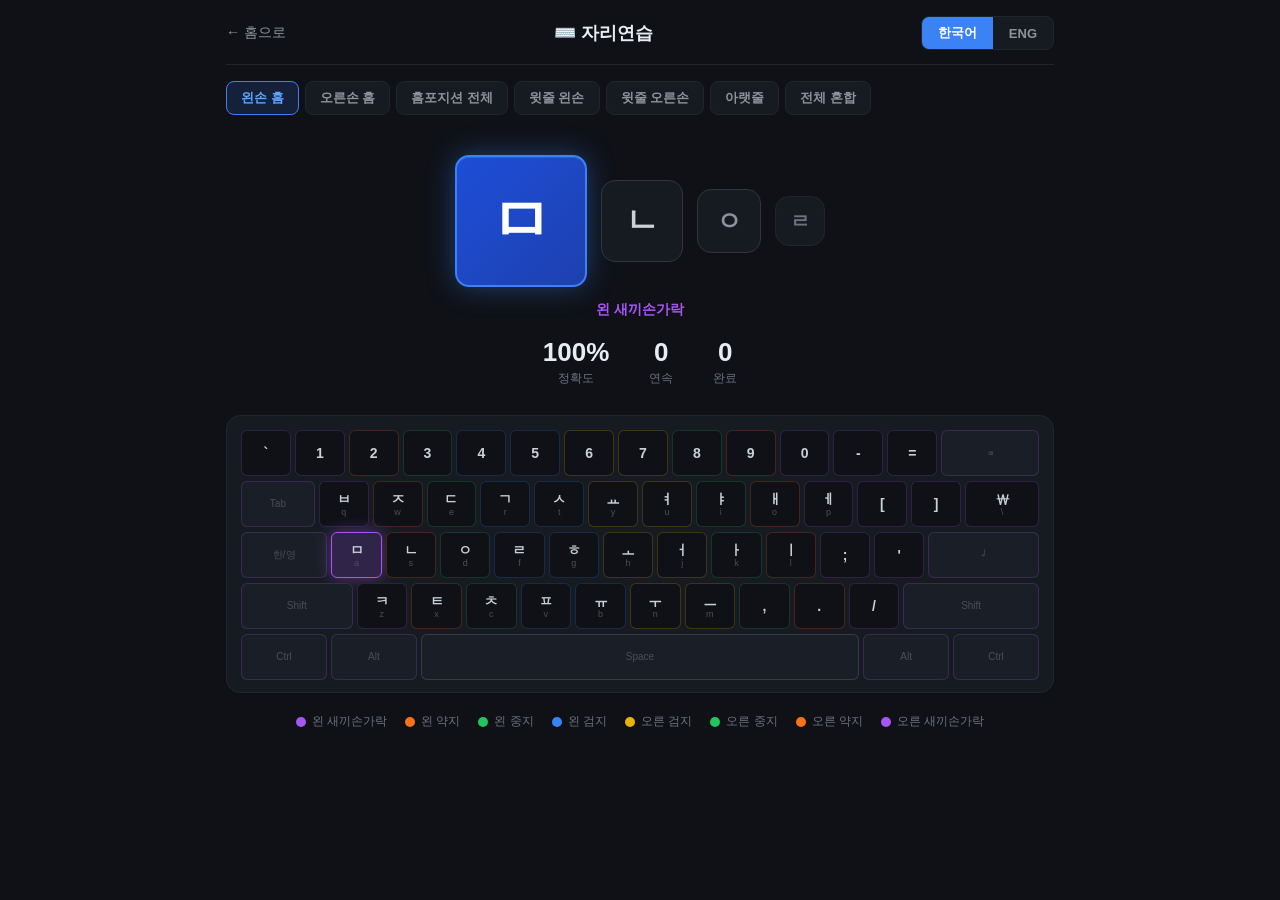
<file: keys.html>
<!DOCTYPE html>
<html lang="ko">
<head>
  <meta charset="UTF-8" />
  <meta name="viewport" content="width=device-width, initial-scale=1.0" />
  <title>자리연습 | 가사타자방</title>
  <link rel="stylesheet" href="keys.css" />
</head>
<body>
<div id="keys-app">

  <header id="kh">
    <a href="/ko" id="kh-back">← 홈으로</a>
    <h1 id="kh-title">⌨️ 자리연습</h1>
    <div id="mode-toggle">
      <button class="mtbtn active" id="btn-ko">한국어</button>
      <button class="mtbtn" id="btn-en">ENG</button>
    </div>
  </header>

  <div id="level-tabs"></div>

  <div id="practice-zone">
    <div id="key-queue">
      <div class="kq-item current" id="kq0">
        <span id="kq0-char"></span>
      </div>
      <div class="kq-item next" id="kq1"></div>
      <div class="kq-item next" id="kq2"></div>
      <div class="kq-item next" id="kq3"></div>
    </div>

    <div id="finger-hint"></div>

    <div id="stats-row">
      <div class="kstat">
        <span class="kstat-v" id="st-acc">100%</span>
        <span class="kstat-l">정확도</span>
      </div>
      <div class="kstat">
        <span class="kstat-v" id="st-streak">0</span>
        <span class="kstat-l">연속</span>
      </div>
      <div class="kstat">
        <span class="kstat-v" id="st-done">0</span>
        <span class="kstat-l">완료</span>
      </div>
    </div>
  </div>

  <div id="keyboard"></div>

  <div id="finger-legend"></div>

</div>
<script src="keys.js"></script>
</body>
</html>
</file>
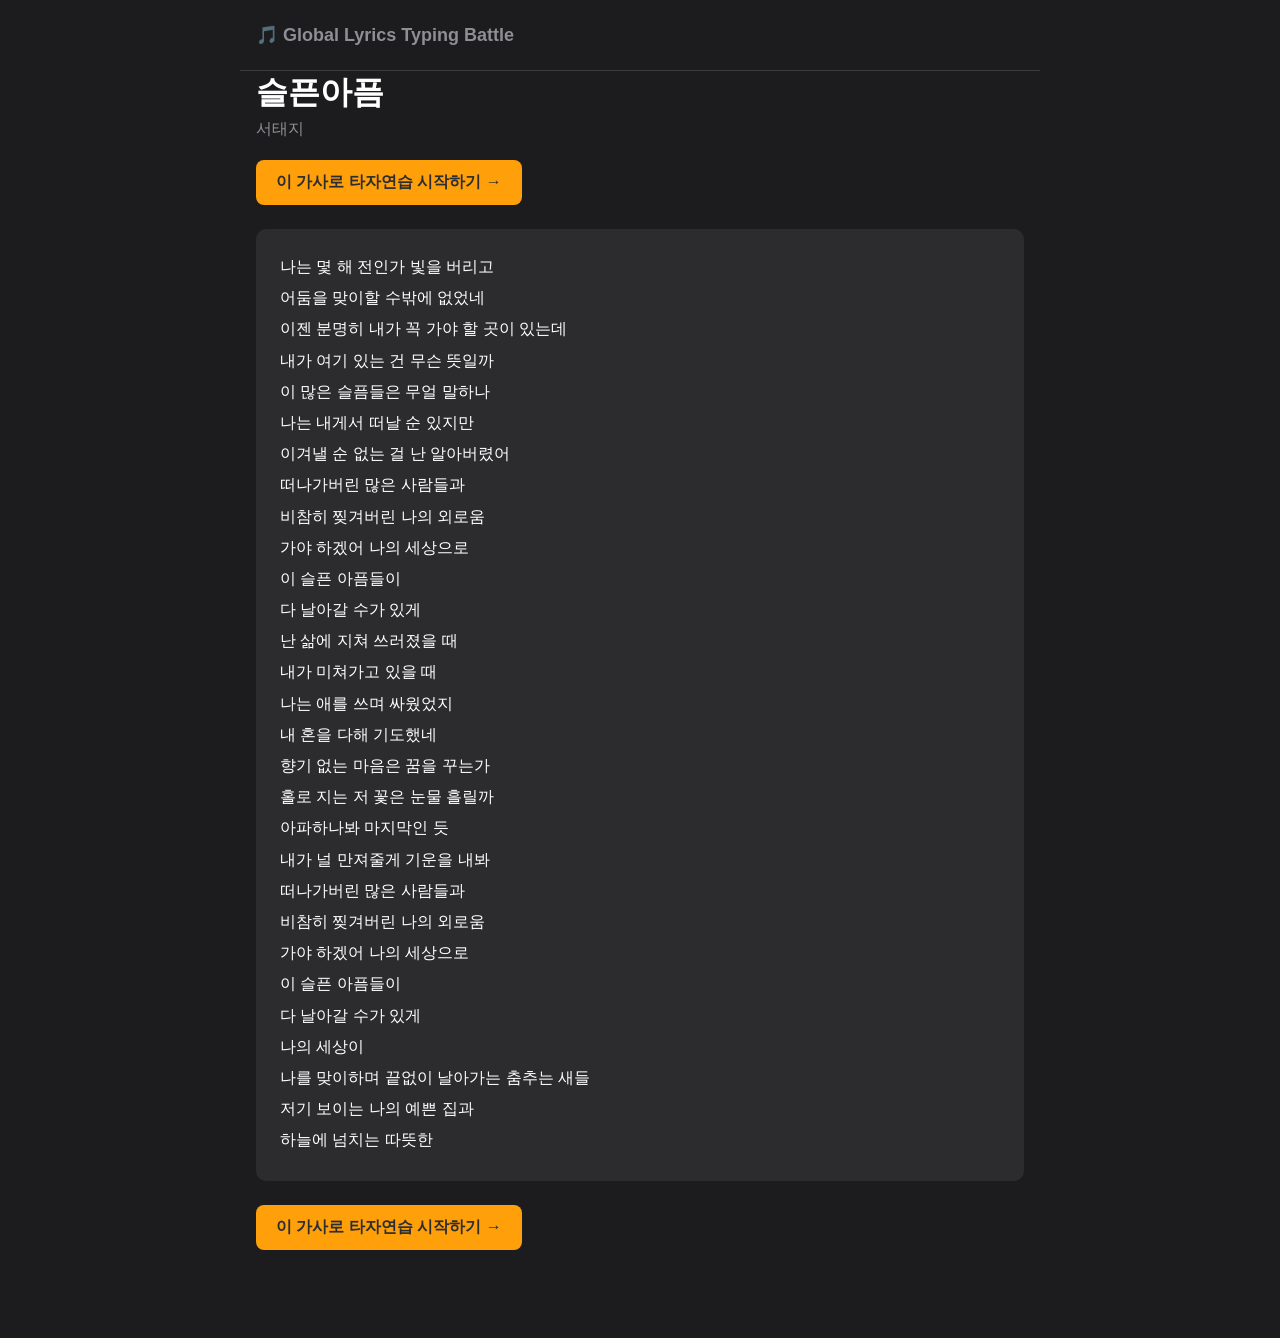
<file: lyrics.html>
<!DOCTYPE html>
<html lang="ko">
<head>
    <meta charset="UTF-8" />
    <meta name="viewport" content="width=device-width, initial-scale=1.0" />
    <meta name="google-site-verification" content="K0tYubT2VyJ6ePf82Pe66MwH-IoGRxlhp4PS-Dbyawk" />
    <title>슬픈아픔 - 서태지 가사 타자연습 | Global Lyrics Typing Battle</title>
    <meta name="description" content="서태지의 &quot;슬픈아픔&quot; 가사로 무료 타자 연습을 해보세요. 한글 타자 연습, 노래 가사 타자 연습 사이트 Global Lyrics Typing Battle." />
    <link rel="canonical" href="https://lyricstyping.byungduks.workers.dev/lyrics/15810679-서태지-슬픈아픔" />
    <meta property="og:type" content="article" />
    <meta property="og:title" content="슬픈아픔 - 서태지 가사 타자연습" />
    <meta property="og:description" content="'슬픈아픔' 가사를 검색하고 지금 바로 타자 연습을 시작해보세요! 최고 기록에 도전하세요." />
    <meta property="og:url" content="https://lyricstyping.byungduks.workers.dev/lyrics/15810679-서태지-슬픈아픔" />
    <meta property="og:site_name" content="Global Lyrics Typing Battle" />
    <meta name="twitter:card" content="summary" />
    <meta name="twitter:title" content="슬픈아픔 - 서태지 가사 타자연습" />
    <meta name="twitter:description" content="'슬픈아픔' 가사를 검색하고 지금 바로 타자 연습을 시작해보세요! 최고 기록에 도전하세요." />
    <link rel="stylesheet" href="style.css" />
</head>
<body class="lyrics-page-body">
<header>
    <a href="/" class="brand-link">🎵 Global Lyrics Typing Battle</a>
</header>
<main class="lyrics-page">
    <article>
        <h1>슬픈아픔</h1>
        <h2>서태지</h2>
        <a class="cta-button" href="song.html?q=15810679">이 가사로 타자연습 시작하기 →</a>
        <div class="lyrics-text">
            <p>나는 몇 해 전인가 빛을 버리고</p>
            <p>어둠을 맞이할 수밖에 없었네</p>
            <p>이젠 분명히 내가 꼭 가야 할 곳이 있는데</p>
            <p>내가 여기 있는 건 무슨 뜻일까</p>
            <p>이 많은 슬픔들은 무얼 말하나</p>
            <p>나는 내게서 떠날 순 있지만</p>
            <p>이겨낼 순 없는 걸 난 알아버렸어</p>
            <p>떠나가버린 많은 사람들과</p>
            <p>비참히 찢겨버린 나의 외로움</p>
            <p>가야 하겠어 나의 세상으로</p>
            <p>이 슬픈 아픔들이</p>
            <p>다 날아갈 수가 있게</p>
            <p>난 삶에 지쳐 쓰러졌을 때</p>
            <p>내가 미쳐가고 있을 때</p>
            <p>나는 애를 쓰며 싸웠었지</p>
            <p>내 혼을 다해 기도했네</p>
            <p>향기 없는 마음은 꿈을 꾸는가</p>
            <p>홀로 지는 저 꽃은 눈물 흘릴까</p>
            <p>아파하나봐 마지막인 듯</p>
            <p>내가 널 만져줄게 기운을 내봐</p>
            <p>떠나가버린 많은 사람들과</p>
            <p>비참히 찢겨버린 나의 외로움</p>
            <p>가야 하겠어 나의 세상으로</p>
            <p>이 슬픈 아픔들이</p>
            <p>다 날아갈 수가 있게</p>
            <p>나의 세상이</p>
            <p>나를 맞이하며 끝없이 날아가는 춤추는 새들</p>
            <p>저기 보이는 나의 예쁜 집과</p>
            <p>하늘에 넘치는 따뜻한</p>
        </div>
        <a class="cta-button" href="song.html?q=15810679">이 가사로 타자연습 시작하기 →</a>
    </article>
</main>
</body>
</html>
</file>
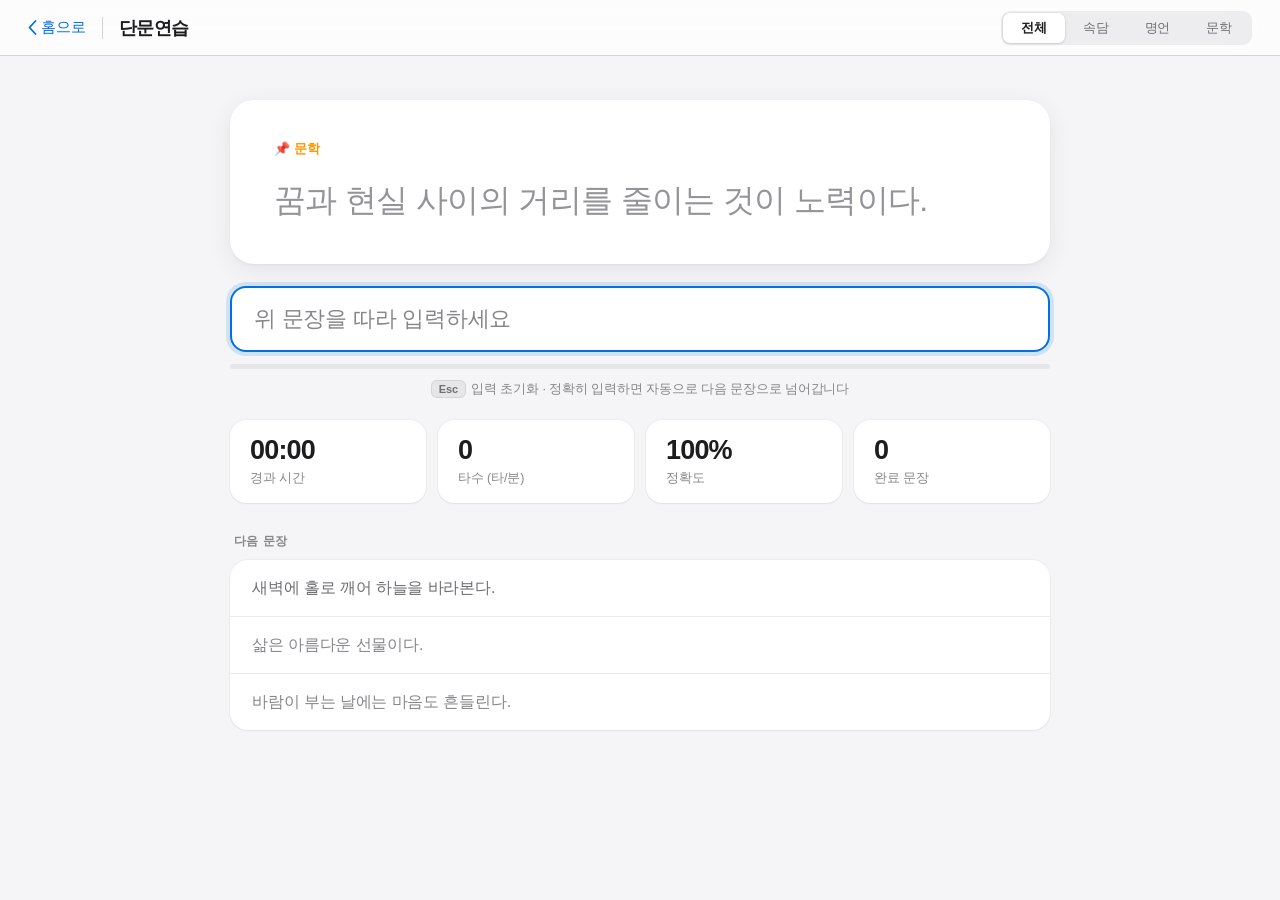
<file: sentences.html>
<!DOCTYPE html>
<html lang="ko">
<head>
  <meta charset="UTF-8" />
  <meta name="viewport" content="width=device-width, initial-scale=1.0" />
  <title>단문연습 | 가사타자방</title>
  <link rel="stylesheet" href="sentences.css" />
</head>
<body>
<div id="app">
  <header id="s-header">
    <a href="/" id="back-btn">
      <svg width="9" height="15" viewBox="0 0 9 15" fill="none" aria-hidden="true">
        <path d="M7.5 1L1.5 7.5L7.5 14" stroke="currentColor" stroke-width="1.8"
              stroke-linecap="round" stroke-linejoin="round"/>
      </svg>
      <span>홈으로</span>
    </a>
    <span class="nav-sep"></span>
    <h1 id="s-title">단문연습</h1>

    <nav id="cat-tabs">
      <div id="cat-thumb"></div>
      <button class="cat-btn active" data-cat="all">전체</button>
      <button class="cat-btn" data-cat="속담">속담</button>
      <button class="cat-btn" data-cat="명언">명언</button>
      <button class="cat-btn" data-cat="문학">문학</button>
    </nav>
  </header>

  <main id="s-main">
    <section id="stage">
      <div id="current-card">
        <div id="source-badge"></div>
        <div id="current-text"></div>
      </div>

      <div id="input-wrap">
        <input id="s-input" type="text"
               placeholder="위 문장을 따라 입력하세요"
               autocomplete="off" autocorrect="off"
               autocapitalize="off" spellcheck="false" />
        <div id="progress-bar"><div id="progress-fill"></div></div>
        <p id="input-hint">
          <kbd>Esc</kbd> 입력 초기화 · 정확히 입력하면 자동으로 다음 문장으로 넘어갑니다
        </p>
      </div>

      <div id="s-stats">
        <div class="stat-item">
          <span class="stat-val" id="stat-time">00:00</span>
          <span class="stat-label">경과 시간</span>
        </div>
        <div class="stat-item">
          <span class="stat-val" id="stat-speed">0</span>
          <span class="stat-label">타수 (타/분)</span>
        </div>
        <div class="stat-item">
          <span class="stat-val" id="stat-acc">100%</span>
          <span class="stat-label">정확도</span>
        </div>
        <div class="stat-item">
          <span class="stat-val" id="stat-done">0</span>
          <span class="stat-label">완료 문장</span>
        </div>
      </div>
    </section>

    <section id="s-queue">
      <p id="queue-label">다음 문장</p>
      <div id="queue-list"></div>
    </section>
  </main>
</div>
<script src="sentences-data.js"></script>
<script src="sentences.js"></script>
</body>
</html>
</file>
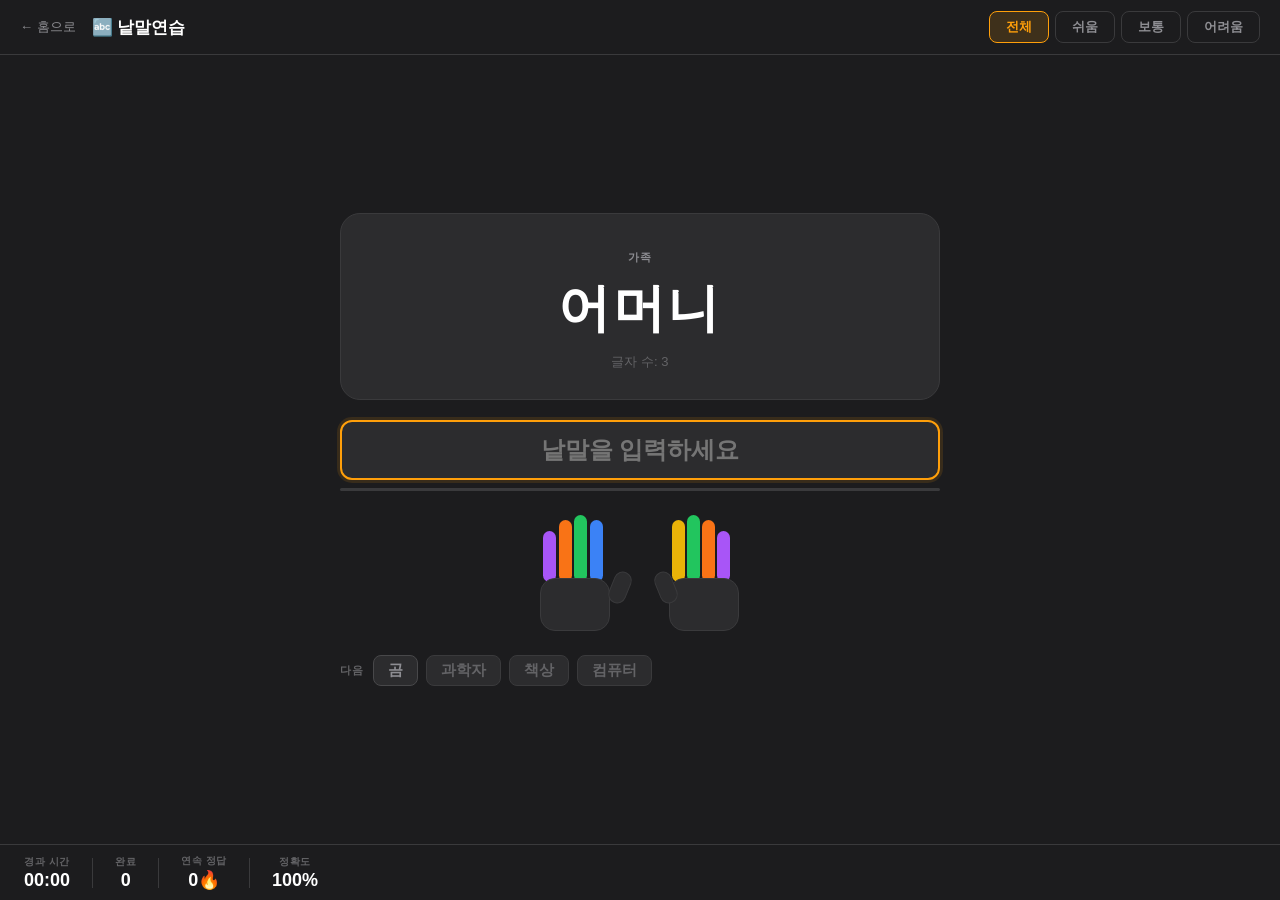
<file: words.html>
<!DOCTYPE html>
<html lang="ko">
<head>
    <meta charset="UTF-8" />
    <meta name="viewport" content="width=device-width, initial-scale=1.0" />
    <title>낱말연습 | 가사타자방</title>
    <link rel="stylesheet" href="words.css" />
</head>
<body>
<div id="app">
    <header id="w-header">
        <a href="/" id="back-btn">← 홈으로</a>
        <h1 id="w-title">🔤 낱말연습</h1>
        <nav id="level-tabs">
            <button class="lvl-btn active" data-level="all">전체</button>
            <button class="lvl-btn" data-level="easy">쉬움</button>
            <button class="lvl-btn" data-level="mid">보통</button>
            <button class="lvl-btn" data-level="hard">어려움</button>
        </nav>
    </header>

    <main id="w-main">
        <div id="word-card">
            <div id="word-category"></div>
            <div id="word-display"></div>
            <div id="word-hint"></div>
        </div>

        <div id="input-wrap">
            <input id="w-input" type="text"
                   placeholder="낱말을 입력하세요"
                   autocomplete="off" autocorrect="off"
                   autocapitalize="off" spellcheck="false" />
            <div id="progress-bar"><div id="progress-fill"></div></div>
        </div>

        <div id="hands-wrap">
            <div class="hand-cont" id="hand-l-cont">
                <div class="hand-wrap">
                    <div class="finger" id="fl0" style="left:5px; top:20px; height:51px; background:#a855f7"></div>
                    <div class="finger" id="fl1" style="left:21px;top:9px;  height:62px; background:#f97316"></div>
                    <div class="finger" id="fl2" style="left:36px;top:4px;  height:67px; background:#22c55e"></div>
                    <div class="finger" id="fl3" style="left:52px;top:9px;  height:62px; background:#3b82f6"></div>
                    <div class="palm" style="left:2px"></div>
                    <div class="thumb" style="left:73px; transform:rotate(22deg)"></div>
                </div>
            </div>
            <div class="hand-cont" id="hand-r-cont">
                <div class="hand-wrap">
                    <div class="finger" id="fr4" style="left:18px;top:9px;  height:62px; background:#eab308"></div>
                    <div class="finger" id="fr5" style="left:33px;top:4px;  height:67px; background:#22c55e"></div>
                    <div class="finger" id="fr6" style="left:48px;top:9px;  height:62px; background:#f97316"></div>
                    <div class="finger" id="fr7" style="left:63px;top:20px; height:51px; background:#a855f7"></div>
                    <div class="palm" style="left:15px"></div>
                    <div class="thumb" style="left:3px; transform:rotate(-22deg)"></div>
                </div>
            </div>
        </div>

        <div id="next-words">
            <span class="next-label">다음</span>
            <div id="next-list"></div>
        </div>
    </main>

    <footer id="w-stats">
        <div class="stat-item">
            <span class="stat-label">경과 시간</span>
            <span class="stat-val" id="stat-time">00:00</span>
        </div>
        <div class="stat-divider"></div>
        <div class="stat-item">
            <span class="stat-label">완료</span>
            <span class="stat-val" id="stat-done">0</span>
        </div>
        <div class="stat-divider"></div>
        <div class="stat-item">
            <span class="stat-label">연속 정답</span>
            <span class="stat-val" id="stat-streak">0🔥</span>
        </div>
        <div class="stat-divider"></div>
        <div class="stat-item">
            <span class="stat-label">정확도</span>
            <span class="stat-val" id="stat-acc">100%</span>
        </div>
    </footer>
</div>
<script src="words-data.js"></script>
<script src="words.js"></script>
</body>
</html>
</file>
<file: keys.css>
*, *::before, *::after { box-sizing: border-box; margin: 0; padding: 0; }

body {
  font-family: 'Apple SD Gothic Neo', 'Malgun Gothic', 'Noto Sans KR', sans-serif;
  background: #0f1117;
  color: #e6edf3;
  min-height: 100dvh;
  user-select: none;
}

#keys-app {
  max-width: 860px;
  margin: 0 auto;
  padding: 0 16px 48px;
}

/* ── Header ─────────────────────────────────────────────────────────────── */
#kh {
  display: flex;
  align-items: center;
  justify-content: space-between;
  padding: 16px 0 14px;
  border-bottom: 1px solid #21262d;
  margin-bottom: 16px;
  gap: 12px;
}

#kh-back {
  color: #8b949e;
  text-decoration: none;
  font-size: 14px;
  white-space: nowrap;
  flex-shrink: 0;
}
#kh-back:hover { color: #e6edf3; }

#kh-title {
  font-size: 18px;
  font-weight: 700;
  flex: 1;
  text-align: center;
}

#mode-toggle {
  display: flex;
  background: #161b22;
  border: 1px solid #21262d;
  border-radius: 8px;
  overflow: hidden;
  flex-shrink: 0;
}
.mtbtn {
  padding: 7px 16px;
  font-size: 13px;
  font-weight: 700;
  font-family: inherit;
  background: none;
  border: none;
  color: #8b949e;
  cursor: pointer;
  transition: background .15s, color .15s;
}
.mtbtn.active { background: #3b82f6; color: #fff; }

/* ── Level tabs ─────────────────────────────────────────────────────────── */
#level-tabs {
  display: flex;
  gap: 6px;
  overflow-x: auto;
  padding-bottom: 12px;
  margin-bottom: 28px;
  scrollbar-width: none;
}
#level-tabs::-webkit-scrollbar { display: none; }

.ltab {
  flex-shrink: 0;
  padding: 7px 14px;
  font-size: 13px;
  font-weight: 600;
  font-family: inherit;
  border-radius: 8px;
  border: 1.5px solid #21262d;
  background: #161b22;
  color: #8b949e;
  cursor: pointer;
  transition: all .15s;
  white-space: nowrap;
}
.ltab:hover { border-color: #3b82f6; color: #e6edf3; }
.ltab.active {
  background: rgba(59,130,246,.15);
  border-color: #3b82f6;
  color: #60a5fa;
}

/* ── Practice zone ──────────────────────────────────────────────────────── */
#practice-zone {
  display: flex;
  flex-direction: column;
  align-items: center;
  gap: 14px;
  margin-bottom: 28px;
}

#key-queue {
  display: flex;
  align-items: center;
  gap: 14px;
}

.kq-item {
  border-radius: 14px;
  display: flex;
  align-items: center;
  justify-content: center;
  font-weight: 900;
  transition: border-color .15s, box-shadow .15s, background .12s;
}

.kq-item.current {
  width: 132px;
  height: 132px;
  font-size: 62px;
  background: linear-gradient(135deg, #1d4ed8 0%, #1e40af 100%);
  border: 2px solid #3b82f6;
  box-shadow: 0 0 28px rgba(59,130,246,.4), inset 0 1px 0 rgba(255,255,255,.1);
  color: #fff;
}

#kq1 { width: 82px;  height: 82px;  font-size: 34px; background: #161b22; border: 1.5px solid #30363d; color: #c9d1d9; }
#kq2 { width: 64px;  height: 64px;  font-size: 26px; background: #161b22; border: 1.5px solid #30363d; color: #8b949e; }
#kq3 { width: 50px;  height: 50px;  font-size: 20px; background: #161b22; border: 1.5px solid #21262d; color: #6b7280; }

/* Hit animation */
.kq-item.current.hit {
  animation: kq-hit .22s ease-out;
  background: linear-gradient(135deg,#065f46,#047857) !important;
  border-color: #10b981 !important;
  box-shadow: 0 0 28px rgba(16,185,129,.4) !important;
}
@keyframes kq-hit {
  0%   { transform: scale(1.08); }
  100% { transform: scale(1); }
}

/* Miss animation */
.kq-item.current.miss {
  animation: kq-miss .36s ease-out;
  background: linear-gradient(135deg,#7f1d1d,#991b1b) !important;
  border-color: #ef4444 !important;
  box-shadow: 0 0 28px rgba(239,68,68,.4) !important;
}
@keyframes kq-miss {
  0%,100%  { transform: translateX(0); }
  20%,60%  { transform: translateX(-7px); }
  40%,80%  { transform: translateX(7px); }
}

/* ── Finger hint ─────────────────────────────────────────────────────────── */
#finger-hint {
  font-size: 14px;
  font-weight: 700;
  height: 22px;
  letter-spacing: .01em;
  transition: color .2s;
}

/* ── Stats ──────────────────────────────────────────────────────────────── */
#stats-row {
  display: flex;
  gap: 40px;
}
.kstat { text-align: center; }
.kstat-v {
  display: block;
  font-size: 26px;
  font-weight: 900;
  color: #e6edf3;
}
.kstat-l {
  display: block;
  font-size: 12px;
  color: #6b7280;
  margin-top: 2px;
}

/* ── Keyboard ───────────────────────────────────────────────────────────── */
#keyboard {
  background: #161b22;
  border: 1px solid #21262d;
  border-radius: 14px;
  padding: 14px 14px 12px;
  display: flex;
  flex-direction: column;
  gap: 5px;
  margin-bottom: 16px;
  overflow-x: auto;
}

.kb-row {
  display: flex;
  gap: 4px;
  min-width: 600px;
}

.kb-key {
  flex: 1;
  min-width: 0;
  height: 46px;
  border-radius: 6px;
  border: 1.5px solid #21262d;
  background: #0f1117;
  display: flex;
  flex-direction: column;
  align-items: center;
  justify-content: center;
  position: relative;
  transition: border-color .12s, box-shadow .12s, background .12s;
  overflow: hidden;
}

.kb-key.sp { background: #1a1f27; }

/* Subtle finger tints */
.kb-key.f0 { border-color: rgba(168,85,247,.22); }
.kb-key.f1 { border-color: rgba(249,115,22,.22); }
.kb-key.f2 { border-color: rgba(34,197,94,.22); }
.kb-key.f3 { border-color: rgba(59,130,246,.22); }
.kb-key.f4 { border-color: rgba(234,179,8,.22); }
.kb-key.f5 { border-color: rgba(34,197,94,.22); }
.kb-key.f6 { border-color: rgba(249,115,22,.22); }
.kb-key.f7 { border-color: rgba(168,85,247,.22); }
.kb-key.f8 { border-color: rgba(148,163,184,.22); }

/* Active (target) key glow */
.kb-key.f0.active { border-color:#a855f7; background:rgba(168,85,247,.18); box-shadow:0 0 16px rgba(168,85,247,.45); }
.kb-key.f1.active { border-color:#f97316; background:rgba(249,115,22,.18); box-shadow:0 0 16px rgba(249,115,22,.45); }
.kb-key.f2.active { border-color:#22c55e; background:rgba(34,197,94,.18);  box-shadow:0 0 16px rgba(34,197,94,.45); }
.kb-key.f3.active { border-color:#3b82f6; background:rgba(59,130,246,.18); box-shadow:0 0 16px rgba(59,130,246,.45); }
.kb-key.f4.active { border-color:#eab308; background:rgba(234,179,8,.18);  box-shadow:0 0 16px rgba(234,179,8,.45); }
.kb-key.f5.active { border-color:#22c55e; background:rgba(34,197,94,.18);  box-shadow:0 0 16px rgba(34,197,94,.45); }
.kb-key.f6.active { border-color:#f97316; background:rgba(249,115,22,.18); box-shadow:0 0 16px rgba(249,115,22,.45); }
.kb-key.f7.active { border-color:#a855f7; background:rgba(168,85,247,.18); box-shadow:0 0 16px rgba(168,85,247,.45); }

.kb-main {
  font-size: 14px;
  font-weight: 700;
  color: #c9d1d9;
  line-height: 1;
}
.kb-sub {
  font-size: 9px;
  color: #484f58;
  line-height: 1;
  margin-top: 2px;
}
.kb-key.sp .kb-main {
  font-size: 10px;
  font-weight: 500;
  color: #484f58;
}

/* ── Finger legend ──────────────────────────────────────────────────────── */
#finger-legend {
  display: flex;
  flex-wrap: wrap;
  gap: 10px 18px;
  justify-content: center;
  padding: 4px 0;
}
.fl-item {
  display: flex;
  align-items: center;
  gap: 6px;
  font-size: 12px;
  color: #6b7280;
}
.fl-item::before {
  content: '';
  width: 10px;
  height: 10px;
  border-radius: 50%;
  background: var(--fc);
  flex-shrink: 0;
}
</file>
<file: style.css>
:root {
  --bg: #1c1c1e;
  --surface: #2c2c2e;
  --surface-2: #3a3a3c;
  --text: #ffffff;
  --muted: #8e8e93;
  --muted-typed: #636366;
  --accent: #ff9f0a;
  --accent-2: #e8900a;
  --correct: #30d158;
  --wrong: #ff453a;
}

* {
  box-sizing: border-box;
}

body {
  margin: 0;
  font-family: "Segoe UI", "Apple SD Gothic Neo", sans-serif;
  background: var(--bg);
  color: var(--text);
}

header {
  max-width: 1500px;
  margin: 0 auto;
  padding: 24px 16px;
  text-align: left;
  display: flex;
  align-items: center;
  justify-content: space-between;
  border-bottom: 1px solid var(--surface-2);
}

header h1 {
  margin: 0;
  font-size: 19px;
  font-weight: 600;
}

#home-link {
  cursor: pointer;
  display: inline-flex;
  align-items: center;
  gap: 10px;
}

#brand-icon {
  flex-shrink: 0;
  transition: transform 0.15s ease;
}

#home-link:hover #brand-icon {
  transform: scale(1.06) rotate(-4deg);
}

#brand-text {
  color: var(--accent);
}

main {
  max-width: 1500px;
  margin: 0 auto;
  padding: 0 16px 48px;
}

.view {
  display: none;
}

.view.active {
  display: block;
}

.hidden {
  display: none;
}

#hero-intro {
  max-width: 700px;
  margin: 0 auto 28px;
  text-align: center;
}

#hero-intro h2 {
  font-size: 24px;
  font-weight: 700;
  color: var(--text);
  margin: 0 0 10px;
  letter-spacing: -0.2px;
}

#hero-intro p {
  font-size: 14px;
  line-height: 1.7;
  color: var(--muted);
  margin: 0;
}

#search-form {
  display: flex;
  gap: 8px;
  max-width: 1100px;
  margin: 0 auto;
}

#search-input {
  flex: 1;
  padding: 12px 14px;
  border-radius: 8px;
  border: 1px solid var(--surface-2);
  background: var(--surface);
  color: var(--text);
  font-size: 16px;
}

button {
  padding: 12px 18px;
  border-radius: 8px;
  border: none;
  background: var(--accent);
  color: #2c2e31;
  font-size: 15px;
  font-weight: 600;
  cursor: pointer;
}

button:hover {
  opacity: 0.85;
}

#back-btn {
  background: var(--surface-2);
  color: var(--text);
  font-weight: 400;
  margin-bottom: 24px;
}

#search-results {
  list-style: none;
  padding: 0;
  margin: 16px 0;
  display: flex;
  flex-direction: column;
  gap: 8px;
}

#search-results li {
  background: var(--surface);
  padding: 12px 14px;
  border-radius: 8px;
  cursor: pointer;
  display: flex;
  justify-content: space-between;
}

#search-results li:hover {
  background: var(--surface-2);
}

#home-grid {
  margin-top: 24px;
  display: grid;
  grid-template-columns: 1.069fr 1.17fr 0.99fr 0.875fr;
  gap: 16px;
  align-items: start;
}

.home-box {
  background: var(--surface);
  border-radius: 10px;
  padding: 16px;
  min-height: 630px;
}

@media (max-width: 900px) {
  #home-grid {
    grid-template-columns: 1fr;
  }

  .home-box {
    min-height: auto;
  }
}

.home-box h3 {
  color: var(--muted);
  font-size: 14px;
  text-transform: uppercase;
  letter-spacing: 0.5px;
  margin-top: 0;
}

#popular-list {
  list-style: none;
  padding: 0;
  margin: 12px 0;
  display: flex;
  flex-direction: column;
  gap: 8px;
}

#popular-list li {
  background: var(--surface-2);
  border-radius: 8px;
  overflow: hidden;
}

#popular-list li a {
  padding: 12px 14px;
  cursor: pointer;
  display: flex;
  align-items: center;
  gap: 12px;
  color: inherit;
  text-decoration: none;
}

#popular-list li:hover {
  background: var(--bg);
}

#popular-list .rank {
  color: var(--accent);
  font-weight: 700;
  width: 20px;
}

#popular-list .play-count {
  margin-left: auto;
  color: var(--muted);
  font-size: 13px;
}

#leaderboard-list {
  list-style: none;
  padding: 0;
  margin: 12px 0;
  display: flex;
  flex-direction: column;
  gap: 8px;
}

#leaderboard-list li {
  background: var(--surface-2);
  padding: 12px 14px;
  border-radius: 8px;
  display: flex;
  align-items: center;
  gap: 12px;
}

#leaderboard-list .rank {
  color: var(--accent);
  font-weight: 700;
  width: 20px;
}

#leaderboard-list img {
  width: 18px;
  height: 13px;
  border-radius: 2px;
  object-fit: cover;
}

#leaderboard-list .best-wpm {
  margin-left: auto;
  color: var(--muted);
  font-size: 13px;
}

#live-search-list {
  list-style: none;
  padding: 0;
  margin: 12px 0;
  display: flex;
  flex-direction: column;
  gap: 8px;
}

#live-search-list li {
  background: var(--surface-2);
  border-radius: 8px;
  overflow: hidden;
}

#live-search-list li a {
  padding: 12px 14px;
  cursor: pointer;
  display: flex;
  align-items: center;
  gap: 12px;
  color: inherit;
  text-decoration: none;
}

#live-search-list li:hover {
  background: var(--bg);
}

#live-search-list .live-search-flag {
  width: 18px;
  height: 13px;
  object-fit: cover;
  border-radius: 2px;
  flex-shrink: 0;
}

#live-search-list .live-search-flag-unknown {
  width: 18px;
  height: 13px;
  display: inline-flex;
  align-items: center;
  justify-content: center;
  font-size: 11px;
  flex-shrink: 0;
}

#search-status {
  color: var(--muted);
  text-align: center;
  display: flex;
  align-items: center;
  justify-content: center;
  gap: 10px;
}

.spinner {
  width: 16px;
  height: 16px;
  border-radius: 50%;
  border: 2px solid var(--surface-2);
  border-top-color: var(--accent);
  animation: spin 0.7s linear infinite;
}

.search-hint {
  display: block;
  font-size: 13px;
  color: var(--muted);
  margin-top: 8px;
  letter-spacing: 0.03em;
  opacity: 0;
  animation: hint-appear 0.5s ease 0.4s forwards;
}

@keyframes hint-appear {
  from { opacity: 0; transform: translateY(6px); }
  to   { opacity: 1; transform: translateY(0); }
}

@keyframes spin {
  to { transform: rotate(360deg); }
}

#recent-comments-section h3 {
  color: var(--muted);
  font-size: 14px;
  text-transform: uppercase;
  letter-spacing: 0.5px;
}

#recent-comments-list {
  list-style: none;
  padding: 0;
  margin: 12px 0;
  display: flex;
  flex-direction: column;
  gap: 8px;
}

#recent-comments-list li {
  background: var(--surface-2);
  padding: 12px 14px;
  border-radius: 8px;
}

#recent-comments-list .comment-meta {
  display: flex;
  align-items: center;
  gap: 6px;
  font-size: 13px;
  color: var(--muted);
  margin-bottom: 6px;
}

#recent-comments-list .comment-meta img {
  width: 16px;
  height: 12px;
  border-radius: 2px;
  object-fit: cover;
}

#recent-comments-list .comment-meta .rank-badge {
  color: var(--accent);
  font-weight: 700;
}

#recent-comments-list .comment-meta .comment-name {
  color: var(--text);
  font-weight: 600;
}

#recent-comments-list .comment-song {
  font-size: 12px;
}

#recent-comments-list .comment-text {
  color: var(--text);
  font-size: 14px;
  word-break: break-word;
}

#typing-layout {
  display: flex;
  flex-direction: column;
  gap: 24px;
}

#typing-sidebar {
  width: 300px;
}

#typing-content {
  max-width: 800px;
  margin: 0 auto;
}

#ad-slot {
  margin-top: 24px;
  width: 300px;
  min-height: 50px; /* fallback height until AdSense loads */
}

@media (min-width: 1440px) {
  #typing-layout {
    flex-direction: row;
    align-items: flex-start;
    gap: 24px;
  }

  #typing-sidebar {
    width: 300px;
    flex-shrink: 0;
    position: sticky;
    top: 24px;
  }

  #typing-content {
    flex: 1;
    min-width: 0;
    max-width: 800px;
    margin: 0;
  }
}

#song-info {
  margin-bottom: 16px;
  display: flex;
  align-items: center;
  gap: 16px;
}

#album-art {
  width: 110px;
  height: 110px;
  border-radius: 10px;
  object-fit: cover;
  flex-shrink: 0;
  box-shadow: 0 4px 12px rgba(0,0,0,0.4);
}

#album-art.hidden {
  display: none;
}

#song-info-text {
  flex: 1;
  text-align: left;
}

#song-info h2 {
  margin-bottom: 0;
  color: var(--text);
}

#song-info p {
  color: var(--muted);
  margin-top: 4px;
}

.stats-panel {
  display: flex;
  align-items: stretch;
  gap: 16px;
}

.stats {
  display: flex;
  flex-direction: column;
  gap: 20px;
  flex: 1;
}

.stats > div {
  text-align: right;
}

.stats span {
  display: block;
  font-size: 32px;
  font-weight: 600;
  color: var(--accent);
  will-change: transform, opacity;
}


.stats label {
  font-size: 13px;
  color: var(--muted);
}

.total-score-box {
  flex: 0 1 auto;
  min-width: 130px;
  max-width: 190px;
  display: flex;
  flex-direction: column;
  align-items: center;
  justify-content: center;
  gap: 6px;
  padding: 16px 8px;
  border-radius: 12px;
  background: linear-gradient(180deg, var(--surface-2), var(--surface));
  border: 1px solid var(--accent);
  box-shadow: 0 0 16px rgba(240, 180, 41, 0.25);
  overflow: hidden;
}

.total-score-box span {
  font-size: 36px;
  font-weight: 800;
  line-height: 1;
  color: var(--accent);
  text-shadow: 0 0 12px rgba(240, 180, 41, 0.45);
  white-space: nowrap;
  font-variant-numeric: tabular-nums;
  letter-spacing: 0.02em;
}

.wpm-unit-label {
  font-size: 6px;
  font-weight: 700;
  color: var(--accent);
  letter-spacing: 0.06em;
}

.total-score-box label {
  font-size: 11px;
  font-weight: 600;
  letter-spacing: 0.02em;
  color: var(--muted);
  text-align: center;
}

#type-area {
  position: relative;
  cursor: text;
}

#combo-display {
  position: absolute;
  top: -44px;
  right: 0;
  color: var(--accent);
  font-size: 22px;
  font-weight: 700;
  letter-spacing: 0.5px;
  animation: combo-pop 0.15s ease-out;
}

#combo-display.hidden {
  display: none;
}

@keyframes combo-pop {
  0% { transform: scale(1.3); opacity: 0.6; }
  100% { transform: scale(1); opacity: 1; }
}

#lyrics-display {
  height: 420px;
  overflow: hidden;
  scroll-behavior: smooth;
}

.lyric-line {
  margin-bottom: 16px;
}

.target-row {
  font-family: "D2Coding", "Noto Sans Mono", "Consolas", monospace;
  font-size: 34px;
  line-height: 1.5;
  letter-spacing: 0.5px;
  color: var(--text);
  font-weight: 600;
  white-space: pre-wrap;
}

.typed-row {
  font-family: "D2Coding", "Noto Sans Mono", "Consolas", monospace;
  font-size: 34px;
  line-height: 1.5;
  letter-spacing: 0.5px;
  min-height: 1.5em;
  color: var(--muted-typed);
  font-weight: 600;
  white-space: pre-wrap;
}

.typed-row .correct {
  color: var(--correct);
}

.typed-row .wrong {
  color: var(--wrong);
  text-decoration: underline;
}

.typed-row .caret {
  display: inline-block;
  width: 2px;
  height: 1em;
  vertical-align: middle;
  background: var(--accent);
  animation: caret-blink 1s step-end infinite;
}

@keyframes caret-blink {
  0%, 100% { opacity: 1; }
  50% { opacity: 0; }
}

#type-area.blurred #lyrics-display {
  opacity: 0.3;
}

#typing-input {
  position: absolute;
  top: 0;
  left: 0;
  width: 1px;
  height: 1px;
  opacity: 0;
  border: none;
  padding: 0;
  resize: none;
}

#restart-btn {
  margin-top: 12px;
  background: var(--surface-2);
  color: var(--text);
  font-weight: 400;
}

#best-records {
  margin-top: 40px;
}

#best-records h3 {
  color: var(--muted);
  font-size: 14px;
  text-transform: uppercase;
  letter-spacing: 0.5px;
}

#records-list {
  padding-left: 0;
  list-style: none;
  color: var(--muted);
  display: flex;
  flex-direction: column;
  gap: 4px;
}

.record-entry-top {
  display: flex;
  align-items: center;
  gap: 5px;
}

.record-rank {
  font-size: 12px;
  font-weight: 700;
  color: var(--muted);
  width: 18px;
  text-align: right;
  flex-shrink: 0;
}

.record-name {
  font-size: 13px;
  font-weight: 600;
  color: var(--text);
  overflow: hidden;
  text-overflow: ellipsis;
  white-space: nowrap;
}

.record-stats {
  font-size: 12px;
  color: var(--muted);
  padding-left: 23px;
  margin-top: 1px;
}

#song-title-row {
  display: flex;
  align-items: center;
  gap: 10px;
}

#favorite-btn {
  background: none;
  border: none;
  cursor: pointer;
  font-size: 22px;
  color: var(--muted);
  padding: 0 4px;
  line-height: 1;
  transition: color 0.15s, transform 0.1s;
}

#favorite-btn:hover {
  opacity: 1;
  color: #e74c3c;
  transform: scale(1.15);
}

#favorite-btn.favorited {
  color: #e74c3c;
}

#mypage-open-btn {
  background: var(--surface-2);
  color: var(--text);
  font-size: 13px;
  padding: 7px 12px;
  font-weight: 500;
}


#mypage-modal {
  position: fixed;
  inset: 0;
  background: rgba(0, 0, 0, 0.6);
  display: flex;
  align-items: center;
  justify-content: center;
  z-index: 100;
}

#mypage-modal.hidden {
  display: none;
}

#mypage-modal-content {
  background: var(--surface);
  border-radius: 12px;
  padding: 28px 24px 24px;
  width: 580px;
  max-width: 92vw;
  max-height: 82vh;
  overflow-y: auto;
  position: relative;
}

#mypage-modal-content h2 {
  margin: 0 0 18px;
  font-size: 18px;
}

.mypage-tabs {
  display: flex;
  gap: 0;
  border-bottom: 1px solid var(--surface-2);
  margin: 16px 0 12px;
}

.mypage-tab {
  background: none;
  border: none;
  border-bottom: 2px solid transparent;
  padding: 8px 18px;
  cursor: pointer;
  color: var(--muted);
  font-size: 14px;
  font-weight: 500;
  margin-bottom: -1px;
  transition: color 0.15s, border-color 0.15s;
}

.mypage-tab:hover {
  opacity: 1;
  color: var(--text);
}

.mypage-tab.active {
  color: var(--accent);
  border-bottom-color: var(--accent);
}

#mypage-history-list,
#mypage-favorites-list {
  list-style: none;
  padding: 0;
  margin: 0;
  display: flex;
  flex-direction: column;
  gap: 6px;
}

.mypage-song-item {
  background: var(--surface-2);
  border-radius: 8px;
  padding: 10px 14px;
  display: flex;
  align-items: center;
  gap: 10px;
  cursor: pointer;
  transition: background 0.1s;
}

.mypage-song-item:hover {
  background: var(--bg);
}

.mypage-song-info {
  flex: 1;
  min-width: 0;
}

.mypage-song-name {
  font-size: 14px;
  font-weight: 600;
  color: var(--text);
  overflow: hidden;
  text-overflow: ellipsis;
  white-space: nowrap;
}

.mypage-song-meta {
  font-size: 12px;
  color: var(--muted);
  margin-top: 2px;
}

.mypage-song-score {
  font-size: 13px;
  font-weight: 700;
  color: var(--accent);
  flex-shrink: 0;
}

.mypage-empty {
  font-size: 13px;
  color: var(--muted);
  text-align: center;
  padding: 24px 0;
}

#result-modal,
#admin-modal {
  position: fixed;
  inset: 0;
  background: rgba(0, 0, 0, 0.6);
  display: flex;
  align-items: center;
  justify-content: center;
  z-index: 100;
}

#result-modal.hidden,
#admin-modal.hidden {
  display: none;
}

#admin-modal-content {
  position: relative;
  background: var(--surface);
  border-radius: 12px;
  padding: 32px 40px;
  width: 720px;
  max-width: 90vw;
  max-height: 80vh;
  overflow-y: auto;
}

#admin-open-btn {
  background: var(--surface-2);
  color: var(--accent);
  font-weight: 600;
}

#admin-storage {
  background: var(--surface-2);
  border-radius: 8px;
  padding: 14px 16px;
  margin: 20px 0;
}

#admin-storage > div {
  display: flex;
  justify-content: space-between;
  padding: 4px 0;
  font-size: 13px;
}

#admin-storage label {
  color: var(--muted);
}

#admin-storage span {
  color: var(--text);
  font-weight: 600;
}

#admin-modal-content h3 {
  color: var(--muted);
  font-size: 13px;
  text-transform: uppercase;
  letter-spacing: 0.5px;
  margin-top: 24px;
}

#admin-users-table {
  width: 100%;
  border-collapse: collapse;
  font-size: 13px;
  margin-top: 10px;
}

#admin-users-table th {
  text-align: left;
  color: var(--muted);
  font-weight: 600;
  padding: 6px 8px;
  border-bottom: 1px solid var(--surface-2);
}

#admin-users-table td {
  padding: 6px 8px;
  color: var(--text);
  border-bottom: 1px solid var(--surface-2);
}

#result-modal-content {
  background: var(--surface);
  border-radius: 12px;
  padding: 32px 40px;
  width: 420px;
  max-width: 90vw;
  text-align: center;
}

#result-modal-content h2 {
  margin-top: 0;
  color: var(--text);
}

.modal-stats {
  display: flex;
  justify-content: space-around;
  margin: 24px 0;
}

.modal-stats span {
  display: block;
  font-size: 32px;
  font-weight: 700;
  color: var(--accent);
}

.modal-stats label {
  font-size: 12px;
  color: var(--muted);
}

.modal-stats-secondary {
  margin-top: -8px;
}

.modal-total-score-box span {
  font-size: 40px;
  text-shadow: 0 0 12px rgba(240, 180, 41, 0.45);
}

.modal-compare {
  background: var(--surface-2);
  border-radius: 8px;
  padding: 16px;
  margin-bottom: 24px;
}

.modal-compare > div {
  display: flex;
  justify-content: space-between;
  padding: 4px 0;
  font-size: 14px;
}

.modal-compare label {
  color: var(--muted);
}

.modal-compare span {
  color: var(--text);
  font-weight: 600;
}

#comment-section {
  background: var(--surface-2);
  border-radius: 8px;
  padding: 16px;
  margin-bottom: 24px;
  text-align: left;
}

#comment-section.hidden {
  display: none;
}

#comment-prompt {
  margin: 0 0 10px;
  font-size: 14px;
  color: var(--accent);
  font-weight: 600;
}

#comment-input {
  width: 100%;
  min-height: 70px;
  padding: 10px 12px;
  border-radius: 8px;
  border: 1px solid var(--surface);
  background: var(--bg);
  color: var(--text);
  font-size: 14px;
  font-family: inherit;
  resize: vertical;
  margin-bottom: 8px;
}

.comment-actions {
  display: flex;
  gap: 8px;
}

.comment-actions button {
  flex: 1;
}

#comment-submit-btn {
  background: var(--accent);
  color: #2c2e31;
  font-weight: 600;
}

#comment-signup-btn {
  background: var(--surface);
  color: var(--text);
  border: 1px solid var(--muted);
}

#modal-ad-slot {
  width: 300px;
  min-height: 50px;
  margin: 0 auto 24px;
}

.modal-actions {
  display: flex;
  gap: 12px;
  justify-content: center;
}

.modal-actions button {
  flex: 1;
}

#modal-close-btn {
  background: var(--surface-2);
  color: var(--text);
  font-weight: 400;
}

#header-right {
  display: flex;
  align-items: center;
  gap: 16px;
}

#words-nav-btn {
  display: inline-flex;
  align-items: center;
  gap: 5px;
  padding: 7px 14px;
  background: rgba(48,209,88,.12);
  border: 1.5px solid rgba(48,209,88,.4);
  border-radius: 8px;
  color: #30d158;
  font-size: 13px;
  font-weight: 700;
  text-decoration: none;
  transition: background .15s, border-color .15s, transform .15s;
  white-space: nowrap;
}
#words-nav-btn:hover {
  background: rgba(48,209,88,.22);
  border-color: #30d158;
  transform: translateY(-1px);
}

#sentences-nav-btn {
  display: inline-flex;
  align-items: center;
  gap: 5px;
  padding: 7px 14px;
  background: rgba(52,211,153,.12);
  border: 1.5px solid rgba(52,211,153,.4);
  border-radius: 8px;
  color: #34d399;
  font-size: 13px;
  font-weight: 700;
  text-decoration: none;
  transition: background .15s, border-color .15s, transform .15s;
  white-space: nowrap;
}
#sentences-nav-btn:hover {
  background: rgba(52,211,153,.22);
  border-color: #34d399;
  transform: translateY(-1px);
}

#keys-nav-btn {
  display: inline-flex;
  align-items: center;
  gap: 5px;
  padding: 7px 14px;
  background: rgba(96,165,250,.12);
  border: 1.5px solid rgba(96,165,250,.4);
  border-radius: 8px;
  color: #60a5fa;
  font-size: 13px;
  font-weight: 700;
  text-decoration: none;
  transition: background .15s, border-color .15s, transform .15s;
  white-space: nowrap;
}
#keys-nav-btn:hover {
  background: rgba(96,165,250,.22);
  border-color: #60a5fa;
  transform: translateY(-1px);
}

#game-nav-btn {
  display: inline-flex;
  align-items: center;
  gap: 5px;
  padding: 7px 14px;
  background: rgba(240,180,41,.12);
  border: 1.5px solid rgba(240,180,41,.4);
  border-radius: 8px;
  color: #f0b429;
  font-size: 13px;
  font-weight: 700;
  text-decoration: none;
  transition: background .15s, border-color .15s, transform .15s;
  white-space: nowrap;
}
#game-nav-btn:hover {
  background: rgba(240,180,41,.22);
  border-color: #f0b429;
  transform: translateY(-1px);
}

#auth-area button {
  font-size: 13px;
  padding: 8px 14px;
}

#lang-picker {
  position: relative;
}

#lang-picker-btn {
  display: flex;
  align-items: center;
  gap: 6px;
  background: var(--surface-2);
  color: var(--text);
  font-weight: 400;
  font-size: 13px;
  padding: 8px 12px;
}

#lang-picker-btn img {
  width: 18px;
  height: 13px;
  border-radius: 2px;
  object-fit: cover;
}

.lang-dropdown {
  position: absolute;
  top: calc(100% + 6px);
  right: 0;
  min-width: 170px;
  max-height: 260px;
  overflow-y: auto;
  background: var(--surface-2);
  border-radius: 8px;
  list-style: none;
  margin: 0;
  padding: 4px;
  z-index: 50;
  box-shadow: 0 8px 20px rgba(0, 0, 0, 0.4);
}

.lang-dropdown.hidden {
  display: none;
}

.lang-dropdown li {
  display: flex;
  align-items: center;
  gap: 8px;
  padding: 8px 10px;
  border-radius: 6px;
  cursor: pointer;
  font-size: 13px;
}

.lang-dropdown li:hover {
  background: var(--surface);
}

.lang-dropdown li.active {
  background: var(--accent);
  color: #2c2e31;
}

.lang-dropdown img {
  width: 18px;
  height: 13px;
  border-radius: 2px;
  object-fit: cover;
  flex-shrink: 0;
}

#auth-logged-in {
  display: flex;
  align-items: center;
  gap: 12px;
}

#auth-logged-in.hidden,
#auth-logged-out.hidden {
  display: none;
}

#auth-display-name {
  color: var(--text);
  font-weight: 600;
}

#logout-btn {
  background: var(--surface-2);
  color: var(--text);
  font-weight: 400;
}

#auth-modal {
  position: fixed;
  inset: 0;
  background: rgba(0, 0, 0, 0.6);
  display: flex;
  align-items: center;
  justify-content: center;
  /* Must layer above #result-modal (z-index: 100) so signing up/logging in
     from the result screen opens on top of it instead of behind it — the
     result modal stays open underneath the whole time. */
  z-index: 200;
}

#auth-modal.hidden {
  display: none;
}

#auth-modal-content {
  position: relative;
  background: var(--surface);
  border-radius: 12px;
  padding: 32px;
  width: 360px;
  max-width: 90vw;
}

.modal-close-x {
  position: absolute;
  top: 12px;
  right: 12px;
  background: transparent;
  color: var(--muted);
  font-size: 16px;
  padding: 4px 8px;
}

.modal-close-x:hover {
  color: var(--text);
}

.auth-tabs {
  display: flex;
  gap: 8px;
  margin-bottom: 20px;
}

.auth-tab {
  flex: 1;
  background: var(--surface-2);
  color: var(--muted);
  font-weight: 600;
}

.auth-tab.active {
  background: var(--accent);
  color: #2c2e31;
}

.google-btn {
  display: flex;
  align-items: center;
  justify-content: center;
  gap: 8px;
  width: 100%;
  padding: 12px;
  border-radius: 8px;
  background: #ffffff;
  color: #333333;
  font-weight: 600;
  text-decoration: none;
  box-sizing: border-box;
}

.google-btn:hover {
  opacity: 0.9;
}

.google-btn span {
  color: #4285f4;
  font-weight: 700;
}

.auth-divider {
  display: flex;
  align-items: center;
  text-align: center;
  color: var(--muted);
  font-size: 12px;
  margin: 20px 0;
}

.auth-divider::before,
.auth-divider::after {
  content: "";
  flex: 1;
  border-bottom: 1px solid var(--surface-2);
}

.auth-divider span {
  padding: 0 10px;
}

.auth-form {
  display: flex;
  flex-direction: column;
  gap: 10px;
}

.auth-form.hidden {
  display: none;
}

.auth-form input,
.auth-form select {
  padding: 12px 14px;
  border-radius: 8px;
  border: 1px solid var(--surface-2);
  background: var(--bg);
  color: var(--text);
  font-size: 14px;
  font-family: inherit;
}

.country-picker {
  position: relative;
}

#register-country-input {
  width: 100%;
  padding: 12px 14px;
  border-radius: 8px;
  border: 1px solid var(--surface-2);
  background: var(--bg);
  color: var(--text);
  font-size: 14px;
  font-family: inherit;
}

#register-country-input.has-flag {
  padding-left: 38px;
}

#country-flag-preview {
  position: absolute;
  left: 12px;
  top: 50%;
  transform: translateY(-50%);
  width: 20px;
  height: 14px;
  border-radius: 2px;
  object-fit: cover;
  z-index: 1;
}

#country-flag-preview.hidden {
  display: none;
}

.country-dropdown {
  position: absolute;
  top: calc(100% + 4px);
  left: 0;
  right: 0;
  max-height: 220px;
  overflow-y: auto;
  background: var(--surface-2);
  border-radius: 8px;
  list-style: none;
  margin: 0;
  padding: 4px;
  z-index: 10;
  box-shadow: 0 8px 20px rgba(0, 0, 0, 0.4);
}

.country-dropdown.hidden {
  display: none;
}

/* ── Footer ─────────────────────────────────────────── */
footer {
  background: var(--surface);
  border-top: 1px solid var(--surface-2);
  margin-top: 48px;
  padding: 40px 16px 0;
}

.footer-inner {
  max-width: 1500px;
  margin: 0 auto;
  display: grid;
  grid-template-columns: 1fr 220px;
  gap: 40px;
  padding-bottom: 32px;
}

.footer-brand-link {
  display: inline-flex;
  align-items: center;
  gap: 8px;
  text-decoration: none;
  margin-bottom: 12px;
}

.footer-brand-text {
  font-size: 15px;
  font-weight: 700;
  color: var(--accent);
}

.footer-about p {
  color: var(--muted);
  font-size: 13px;
  line-height: 1.7;
  margin: 0 0 8px;
  max-width: 560px;
}

.footer-email a {
  color: var(--accent);
  text-decoration: none;
}

.footer-email a:hover {
  text-decoration: underline;
}

.footer-nav h3 {
  font-size: 12px;
  font-weight: 700;
  text-transform: uppercase;
  letter-spacing: 0.08em;
  color: var(--muted);
  margin: 0 0 14px;
}

.footer-nav ul {
  list-style: none;
  padding: 0;
  margin: 0;
  display: flex;
  flex-direction: column;
  gap: 10px;
}

.footer-nav a,
.footer-link-btn {
  color: var(--text);
  text-decoration: none;
  font-size: 14px;
  transition: color 0.15s;
}

.footer-link-btn {
  background: none;
  border: none;
  padding: 0;
  cursor: pointer;
  font-family: inherit;
}

.footer-nav a:hover,
.footer-link-btn:hover {
  color: var(--accent);
}

/* ── Legal Modals (Privacy / Terms) ─────────────────── */
.legal-modal {
  position: fixed;
  inset: 0;
  background: rgba(0, 0, 0, 0.65);
  display: flex;
  align-items: center;
  justify-content: center;
  z-index: 200;
  padding: 20px;
}

.legal-modal.hidden {
  display: none;
}

.legal-modal-content {
  background: var(--surface);
  border-radius: 12px;
  padding: 32px 28px 28px;
  width: 640px;
  max-width: 100%;
  max-height: 82vh;
  overflow-y: auto;
  position: relative;
}

.legal-modal-content h2 {
  margin: 0 0 4px;
  font-size: 20px;
}

.legal-modal-content h3 {
  font-size: 14px;
  font-weight: 700;
  margin: 22px 0 6px;
  color: var(--accent);
}

.legal-modal-content p,
.legal-modal-content li {
  font-size: 13px;
  color: var(--muted);
  line-height: 1.75;
}

.legal-modal-content ul {
  padding-left: 20px;
  margin: 0;
}

.legal-modal-content li {
  margin-bottom: 4px;
}

.legal-modal-content a {
  color: var(--accent);
}

.legal-updated {
  font-size: 12px !important;
  color: var(--muted) !important;
  margin: 0 0 20px !important;
}

.footer-bottom {
  border-top: 1px solid var(--surface-2);
  padding: 16px 0;
  max-width: 1500px;
  margin: 0 auto;
}

.footer-bottom p {
  color: var(--muted);
  font-size: 12px;
  margin: 0;
  line-height: 1.6;
}

.footer-bottom a {
  color: var(--muted);
  text-decoration: underline;
}

.footer-bottom a:hover {
  color: var(--text);
}

@media (max-width: 600px) {
  .footer-inner {
    grid-template-columns: 1fr;
    gap: 28px;
  }

  .footer-nav ul {
    flex-direction: row;
    flex-wrap: wrap;
    gap: 12px 20px;
  }
}

.country-dropdown li {
  padding: 8px 10px;
  border-radius: 6px;
  cursor: pointer;
  font-size: 14px;
}

.country-dropdown li:hover {
  background: var(--surface);
}

.country-dropdown li {
  display: flex;
  align-items: center;
  gap: 8px;
}

.country-dropdown .country-flag {
  width: 20px;
  height: 14px;
  border-radius: 2px;
  object-fit: cover;
  flex-shrink: 0;
}

.country-dropdown .country-empty {
  color: var(--muted);
  cursor: default;
}

.country-dropdown .country-empty:hover {
  background: transparent;
}

.auth-error {
  color: var(--wrong);
  font-size: 13px;
  min-height: 18px;
  margin: 0;
}

/* ── Song ranking panel (right side of typing view) ── */

#song-ranking-panel {
  display: none;
  width: 338px;
  flex-shrink: 0;
}

/* ── YouTube Music Player ── */
#yt-player-section {
  margin-bottom: 10px;
}

#yt-player-container {
  border-radius: 10px;
  overflow: hidden;
  background: var(--surface);
  position: relative;
  width: 100%;
  aspect-ratio: 16 / 9;
}

#yt-player-placeholder {
  display: flex;
  flex-direction: column;
  align-items: center;
  justify-content: center;
  height: 100%;
  gap: 6px;
  color: var(--muted);
}

#yt-player-icon {
  font-size: 28px;
  opacity: 0.4;
}

#yt-player-placeholder-text {
  font-size: 12px;
  margin: 0;
  opacity: 0.5;
}

#yt-player-frame {
  width: 100%;
  height: 100%;
}

#yt-player-frame iframe {
  display: block;
  width: 100%;
  height: 100%;
  border: none;
}

#yt-admin-form {
  display: flex;
  gap: 5px;
  margin-top: 6px;
  align-items: center;
}

#yt-admin-input {
  flex: 1;
  background: var(--surface);
  border: 1px solid var(--border, #333);
  border-radius: 6px;
  padding: 5px 8px;
  font-size: 11px;
  color: var(--text);
  outline: none;
}

#yt-admin-input::placeholder {
  color: var(--muted);
  font-size: 11px;
}

#yt-admin-save,
#yt-admin-clear {
  padding: 4px 9px;
  border-radius: 5px;
  border: none;
  font-size: 11px;
  font-weight: 600;
  cursor: pointer;
  flex-shrink: 0;
}

#yt-admin-save  { background: var(--accent); color: #000; }
#yt-admin-clear { background: var(--surface-2, #333); color: var(--muted); }

#yt-admin-form.hidden,
#yt-player-frame.hidden,
#yt-player-placeholder.hidden { display: none; }

#song-ranking-inner {
  background: var(--surface);
  border-radius: 10px;
  padding: 14px 14px 10px;
}

.ranking-panel-title {
  margin: 0 0 10px;
  font-size: 13px;
  font-weight: 700;
  color: var(--muted);
  text-transform: uppercase;
  letter-spacing: 0.5px;
}

#song-ranking-list {
  list-style: none;
  padding: 0;
  margin: 0;
  display: flex;
  flex-direction: column;
  gap: 5px;
}

#song-ranking-list li {
  background: var(--surface-2);
  border-radius: 7px;
  padding: 7px 9px;
}

.ranking-entry-top {
  display: flex;
  align-items: center;
  gap: 5px;
}

.ranking-rank {
  color: var(--muted);
  font-weight: 700;
  font-size: 12px;
  width: 20px;
  flex-shrink: 0;
  text-align: right;
}

.ranking-rank.gold   { color: #FFD700; }
.ranking-rank.silver { color: #C0C0C0; }
.ranking-rank.bronze { color: #CD7F32; }

.ranking-flag {
  width: 17px;
  height: 12px;
  border-radius: 2px;
  object-fit: cover;
  flex-shrink: 0;
}

.ranking-name {
  font-size: 13px;
  font-weight: 600;
  color: var(--text);
  flex: 1;
  overflow: hidden;
  text-overflow: ellipsis;
  white-space: nowrap;
  min-width: 0;
}

.ranking-score {
  font-size: 12px;
  color: var(--accent);
  font-weight: 700;
  flex-shrink: 0;
  margin-left: 4px;
}

.ranking-entry-bottom {
  display: flex;
  align-items: center;
  gap: 6px;
  margin-top: 3px;
  padding-left: 25px;
}

.ranking-comment {
  font-size: 13px;
  color: var(--text);
  font-style: italic;
  flex: 1;
  overflow: hidden;
  text-overflow: ellipsis;
  white-space: nowrap;
  min-width: 0;
}

.ranking-date {
  font-size: 12px;
  color: var(--muted);
  flex-shrink: 0;
}

.ranking-empty {
  font-size: 13px;
  color: var(--muted);
  text-align: center;
  padding: 16px 0 8px;
  margin: 0;
}

@media (min-width: 1440px) {
  #song-ranking-panel {
    display: block;
    position: fixed;
    top: 140px;
    right: 16px;
    width: 338px;
    max-height: calc(100vh - 160px);
    overflow-y: auto;
  }
}

/* Server-rendered /lyrics/:slug pages */
.lyrics-page-body {
  margin: 0;
  font-family: "Segoe UI", "Apple SD Gothic Neo", sans-serif;
  background: var(--bg);
  color: var(--text);
}

.lyrics-page-body header {
  max-width: 800px;
  margin: 0 auto;
  padding: 24px 16px;
}

.brand-link {
  color: var(--muted);
  font-size: 18px;
  font-weight: 600;
  text-decoration: none;
}

.brand-link:hover {
  color: var(--text);
}

.lyrics-page {
  max-width: 800px;
  margin: 0 auto;
  padding: 0 16px 64px;
}

.lyrics-page h1 {
  font-size: 32px;
  margin: 0 0 4px;
}

.lyrics-page h2 {
  font-size: 16px;
  font-weight: 400;
  color: var(--muted);
  margin: 0 0 20px;
}

.lyrics-page .cta-button {
  display: inline-block;
  background: var(--accent);
  color: #2c2e31;
  font-weight: 600;
  text-decoration: none;
  padding: 12px 20px;
  border-radius: 8px;
  margin-bottom: 24px;
}

.lyrics-page .cta-button:hover {
  opacity: 0.85;
}

.lyrics-page .lyrics-text {
  background: var(--surface);
  border-radius: 10px;
  padding: 24px;
  margin-bottom: 24px;
}

.lyrics-page .lyrics-text p {
  margin: 0 0 4px;
  line-height: 1.7;
}
</file>
<file: sentences.css>
*, *::before, *::after { box-sizing: border-box; margin: 0; padding: 0; }

:root {
  /* Apple light surfaces */
  --bg:        #f5f5f7;   /* apple.com background gray */
  --surface:   #ffffff;
  --surface-2: #fbfbfd;

  /* Apple text grays */
  --label:   #1d1d1f;
  --label-2: #6e6e73;
  --label-3: #86868b;
  --read:    rgba(60,60,67,0.55);   /* untyped sentence text */

  /* System colors (light) */
  --blue:   #0071e3;
  --green:  #34c759;
  --red:    #ff3b30;
  --orange: #ff9500;

  /* Lines & fills */
  --separator: rgba(0,0,0,0.08);
  --hairline:  #d2d2d7;
  --fill:      rgba(120,120,128,0.12);

  /* Elevation */
  --shadow-sm: 0 1px 2px rgba(0,0,0,0.05), 0 0 0 1px rgba(0,0,0,0.03);
  --shadow-md: 0 6px 24px rgba(0,0,0,0.07), 0 1px 3px rgba(0,0,0,0.05);

  --font: -apple-system, BlinkMacSystemFont, 'SF Pro Display', 'SF Pro Text',
          'Pretendard', 'Apple SD Gothic Neo', 'Malgun Gothic', 'Noto Sans KR', sans-serif;
  --ease-spring: cubic-bezier(.32,.72,0,1);
}

body {
  font-family: var(--font);
  background: var(--bg);
  color: var(--label);
  height: 100dvh;
  overflow: hidden;
  display: flex;
  flex-direction: column;
  -webkit-font-smoothing: antialiased;
  -moz-osx-font-smoothing: grayscale;
  text-rendering: optimizeLegibility;
}

#app {
  display: flex;
  flex-direction: column;
  height: 100dvh;
}

/* ── Toolbar (single-row, desktop) ── */
#s-header {
  display: flex;
  align-items: center;
  gap: 16px;
  height: 56px;
  padding: 0 28px;
  background: rgba(255,255,255,0.72);
  backdrop-filter: saturate(180%) blur(20px);
  -webkit-backdrop-filter: saturate(180%) blur(20px);
  border-bottom: 1px solid var(--hairline);
  flex-shrink: 0;
}

#back-btn {
  display: inline-flex;
  align-items: center;
  gap: 4px;
  color: var(--blue);
  text-decoration: none;
  font-size: 15px;
  font-weight: 400;
  letter-spacing: -0.01em;
  transition: opacity .15s;
}
#back-btn svg { display: block; }
#back-btn:hover { opacity: .7; }
#back-btn:active { opacity: .4; }

.nav-sep {
  width: 1px;
  height: 22px;
  background: var(--hairline);
}

#s-title {
  font-size: 18px;
  font-weight: 700;
  letter-spacing: -0.02em;
  color: var(--label);
  white-space: nowrap;
}

/* ── Segmented control (inline, right-aligned) ── */
#cat-tabs {
  margin-left: auto;
  position: relative;
  display: inline-flex;
  padding: 2px;
  background: var(--fill);
  border-radius: 9px;
}

#cat-thumb {
  position: absolute;
  top: 2px;
  left: 0;
  height: calc(100% - 4px);
  width: 0;
  background: var(--surface);
  border-radius: 7px;
  box-shadow: 0 1px 3px rgba(0,0,0,0.14), 0 0 0 0.5px rgba(0,0,0,0.04);
  transition: transform .32s var(--ease-spring), width .32s var(--ease-spring);
  z-index: 0;
}

.cat-btn {
  position: relative;
  z-index: 1;
  padding: 6px 18px;
  border: none;
  background: transparent;
  color: var(--label-2);
  font-size: 13px;
  font-weight: 500;
  font-family: inherit;
  letter-spacing: -0.01em;
  cursor: pointer;
  transition: color .25s, transform .1s;
}
.cat-btn.active { color: var(--label); font-weight: 600; }
.cat-btn:hover:not(.active) { color: var(--label); }
.cat-btn:active { transform: scale(.94); }

/* ── Main ── */
#s-main {
  flex: 1;
  overflow-y: auto;
  display: flex;
  flex-direction: column;
  align-items: center;
  gap: 30px;
  padding: 44px 32px 56px;
}

#stage {
  width: 100%;
  max-width: 820px;
  display: flex;
  flex-direction: column;
  gap: 22px;
}

/* ── Current sentence card ── */
#current-card {
  background: var(--surface);
  border-radius: 24px;
  padding: 40px 44px;
  box-shadow: var(--shadow-md);
  transition: box-shadow .35s ease, transform .3s var(--ease-spring);
}
#current-card.flash { animation: cardComplete .55s ease; }
@keyframes cardComplete {
  0%   { transform: scale(1);     box-shadow: var(--shadow-md); }
  35%  { transform: scale(1.008); box-shadow: 0 0 0 4px rgba(52,199,89,0.32), var(--shadow-md); }
  100% { transform: scale(1);     box-shadow: var(--shadow-md); }
}

#source-badge {
  font-size: 13px;
  font-weight: 600;
  color: var(--orange);
  letter-spacing: 0.01em;
  margin-bottom: 18px;
}

#current-text {
  font-size: 32px;
  font-weight: 500;
  line-height: 1.5;
  letter-spacing: -0.02em;
  color: var(--read);
  word-break: keep-all;
  min-height: 1.5em;
}
#current-text .c-ok  { color: var(--label); }
#current-text .c-err {
  color: var(--red);
  background: rgba(255,59,48,0.12);
  border-radius: 5px;
}
#current-text .c-cur {
  color: var(--label);
  background: rgba(0,113,227,0.16);
  border-radius: 5px;
  box-shadow: 0 0 0 1px rgba(0,113,227,0.4);
}

/* ── Input ── */
#input-wrap {
  display: flex;
  flex-direction: column;
  gap: 12px;
}

#s-input {
  width: 100%;
  background: var(--surface);
  border: 2px solid var(--hairline);
  border-radius: 16px;
  color: var(--label);
  font-size: 22px;
  font-weight: 500;
  letter-spacing: -0.01em;
  padding: 18px 22px;
  outline: none;
  font-family: inherit;
  caret-color: var(--blue);
  box-shadow: var(--shadow-sm);
  transition: border-color .2s, box-shadow .2s;
}
#s-input::placeholder { color: var(--label-3); font-weight: 400; }
#s-input:focus {
  border-color: var(--blue);
  box-shadow: 0 0 0 4px rgba(0,113,227,0.15);
}
#s-input.has-error {
  border-color: var(--red);
  box-shadow: 0 0 0 4px rgba(255,59,48,0.13);
}
#s-input.complete {
  border-color: var(--green);
  box-shadow: 0 0 0 4px rgba(52,199,89,0.16);
}

#progress-bar {
  height: 5px;
  background: var(--fill);
  border-radius: 100px;
  overflow: hidden;
}
#progress-fill {
  height: 100%;
  width: 0%;
  background: var(--blue);
  border-radius: 100px;
  transition: width .12s ease-out;
}

#input-hint {
  text-align: center;
  font-size: 12.5px;
  color: var(--label-3);
  letter-spacing: -0.01em;
}
#input-hint kbd {
  font-family: inherit;
  font-size: 11px;
  font-weight: 600;
  color: var(--label-2);
  background: var(--fill);
  border: 1px solid var(--separator);
  border-radius: 6px;
  padding: 2px 7px;
  margin-right: 2px;
}

/* ── Stat cards (desktop grid) ── */
#s-stats {
  display: grid;
  grid-template-columns: repeat(4, 1fr);
  gap: 12px;
}

.stat-item {
  background: var(--surface);
  border-radius: 16px;
  padding: 16px 20px;
  display: flex;
  flex-direction: column;
  gap: 4px;
  box-shadow: var(--shadow-sm);
}

.stat-val {
  font-size: 27px;
  font-weight: 600;
  color: var(--label);
  letter-spacing: -0.03em;
  font-variant-numeric: tabular-nums;
  line-height: 1.1;
}
.stat-label {
  font-size: 12.5px;
  color: var(--label-3);
  font-weight: 500;
  letter-spacing: -0.01em;
}

/* ── Queue (inset-grouped list) ── */
#s-queue {
  width: 100%;
  max-width: 820px;
}

#queue-label {
  font-size: 12px;
  font-weight: 600;
  color: var(--label-3);
  letter-spacing: 0.04em;
  text-transform: uppercase;
  margin: 0 0 10px 4px;
}

#queue-list {
  background: var(--surface);
  border-radius: 18px;
  overflow: hidden;
  box-shadow: var(--shadow-sm);
}

.q-item {
  padding: 16px 22px;
  font-size: 16px;
  font-weight: 500;
  color: var(--label-3);
  line-height: 1.5;
  letter-spacing: -0.01em;
  word-break: keep-all;
  transition: color .2s;
}
.q-item:not(:last-child) { border-bottom: 1px solid var(--separator); }
.q-item:first-child { color: var(--label-2); }
</file>
<file: words.css>
*, *::before, *::after { box-sizing: border-box; margin: 0; padding: 0; }

body {
  font-family: 'Apple SD Gothic Neo', 'Malgun Gothic', 'Noto Sans KR', sans-serif;
  background: #1c1c1e;
  color: #ffffff;
  height: 100dvh;
  overflow: hidden;
  display: flex;
  flex-direction: column;
}

#app {
  display: flex;
  flex-direction: column;
  height: 100dvh;
}

/* ── Header ── */
#w-header {
  display: flex;
  align-items: center;
  gap: 16px;
  padding: 11px 20px;
  background: #1c1c1e;
  border-bottom: 1px solid #3a3a3c;
  flex-shrink: 0;
}

#back-btn {
  color: #8e8e93;
  text-decoration: none;
  font-size: 13px;
  white-space: nowrap;
  transition: color .15s;
}
#back-btn:hover { color: #fff; }

#w-title {
  font-size: 17px;
  font-weight: 800;
  white-space: nowrap;
}

#level-tabs {
  display: flex;
  gap: 6px;
  margin-left: auto;
}

.lvl-btn {
  padding: 6px 16px;
  border-radius: 8px;
  border: 1.5px solid #3a3a3c;
  background: transparent;
  color: #8e8e93;
  font-size: 13px;
  font-weight: 700;
  font-family: inherit;
  cursor: pointer;
  transition: all .15s;
}
.lvl-btn.active {
  border-color: #ff9f0a;
  background: rgba(255,159,10,.15);
  color: #ff9f0a;
}
.lvl-btn:hover:not(.active) {
  border-color: #8e8e93;
  color: #fff;
}

/* ── Main ── */
#w-main {
  flex: 1;
  display: flex;
  flex-direction: column;
  align-items: center;
  justify-content: center;
  gap: 20px;
  padding: 20px;
  max-width: 640px;
  width: 100%;
  margin: 0 auto;
}

/* ── Word card ── */
#word-card {
  width: 100%;
  background: #2c2c2e;
  border: 1.5px solid #3a3a3c;
  border-radius: 20px;
  padding: 36px 32px 28px;
  text-align: center;
  position: relative;
  transition: border-color .2s;
}
#word-card.correct {
  border-color: #30d158;
  box-shadow: 0 0 20px rgba(48,209,88,.2);
}
#word-card.error {
  border-color: #ff453a;
  box-shadow: 0 0 20px rgba(255,69,58,.15);
  animation: shake .25s ease;
}
@keyframes shake {
  0%,100% { transform: translateX(0); }
  25%      { transform: translateX(-6px); }
  75%      { transform: translateX(6px); }
}

#word-category {
  font-size: 11px;
  font-weight: 700;
  color: #8e8e93;
  letter-spacing: 0.1em;
  text-transform: uppercase;
  margin-bottom: 12px;
}

#word-display {
  font-size: 52px;
  font-weight: 900;
  letter-spacing: 0.05em;
  color: #fff;
  min-height: 1.2em;
  line-height: 1.2;
}

#word-display .c-ok  { color: #30d158; }
#word-display .c-err { color: #ff453a; }
#word-display .c-cur {
  border-bottom: 3px solid #ff9f0a;
  color: #fff;
}

#word-hint {
  margin-top: 14px;
  font-size: 13px;
  color: #636366;
  min-height: 1.4em;
}

/* ── Input ── */
#input-wrap {
  width: 100%;
  display: flex;
  flex-direction: column;
  gap: 8px;
}

#w-input {
  width: 100%;
  background: #2c2c2e;
  border: 2px solid #3a3a3c;
  border-radius: 12px;
  color: #fff;
  font-size: 24px;
  font-weight: 700;
  padding: 14px 20px;
  outline: none;
  font-family: inherit;
  text-align: center;
  caret-color: #ff9f0a;
  transition: border-color .15s, box-shadow .15s;
}
#w-input:focus {
  border-color: #ff9f0a;
  box-shadow: 0 0 0 3px rgba(255,159,10,.12);
}
#w-input.has-error {
  border-color: #ff453a;
  box-shadow: 0 0 0 3px rgba(255,69,58,.1);
}

#progress-bar {
  height: 3px;
  background: #3a3a3c;
  border-radius: 2px;
  overflow: hidden;
}
#progress-fill {
  height: 100%;
  width: 0%;
  background: linear-gradient(90deg, #ff9f0a, #ffcc02);
  border-radius: 2px;
  transition: width .08s;
}

/* ── Hands ── */
#hands-wrap {
  display: flex;
  gap: 28px;
  justify-content: center;
  align-items: flex-end;
}

.hand-cont {
  animation: hand-float 2.8s ease-in-out infinite;
}
#hand-l-cont { animation-delay: 0s; }
#hand-r-cont { animation-delay: 0.45s; }

@keyframes hand-float {
  0%, 100% { transform: translateY(0); }
  50%       { transform: translateY(-7px); }
}

.hand-wrap {
  position: relative;
  width: 88px;
  height: 124px;
}

.finger {
  position: absolute;
  width: 13px;
  border-radius: 7px;
  z-index: 1;
  transition: transform 0.07s ease-in, opacity 0.07s;
}
.finger.press {
  transform: translateY(10px);
  opacity: 0.6;
}

.palm {
  position: absolute;
  top: 67px;
  width: 70px;
  height: 53px;
  background: #2c2c2e;
  border: 1.5px solid #3a3a3c;
  border-radius: 15px;
  z-index: 2;
}

.thumb {
  position: absolute;
  top: 60px;
  width: 18px;
  height: 33px;
  background: #2c2c2e;
  border: 1.5px solid #3a3a3c;
  border-radius: 9px;
  z-index: 2;
  transform-origin: center center;
}

/* ── Next words ── */
#next-words {
  width: 100%;
  display: flex;
  align-items: center;
  gap: 10px;
}

.next-label {
  font-size: 11px;
  color: #636366;
  font-weight: 700;
  white-space: nowrap;
  letter-spacing: 0.06em;
}

#next-list {
  display: flex;
  gap: 8px;
  flex-wrap: wrap;
}

.next-word {
  background: #2c2c2e;
  border: 1px solid #3a3a3c;
  border-radius: 8px;
  padding: 5px 14px;
  font-size: 15px;
  font-weight: 600;
  color: #636366;
}
.next-word:first-child {
  color: #8e8e93;
  border-color: #48484a;
}

/* ── Stats footer ── */
#w-stats {
  display: flex;
  align-items: center;
  padding: 9px 24px;
  background: #1c1c1e;
  border-top: 1px solid #3a3a3c;
  flex-shrink: 0;
}

.stat-item {
  display: flex;
  flex-direction: column;
  align-items: center;
  padding: 0 22px;
}
.stat-item:first-child { padding-left: 0; }

.stat-divider {
  width: 1px;
  height: 30px;
  background: #3a3a3c;
}

.stat-label {
  font-size: 10px;
  color: #636366;
  font-weight: 700;
  letter-spacing: 0.06em;
  margin-bottom: 1px;
  white-space: nowrap;
}
.stat-val {
  font-size: 18px;
  font-weight: 800;
  color: #fff;
  white-space: nowrap;
}
</file>
